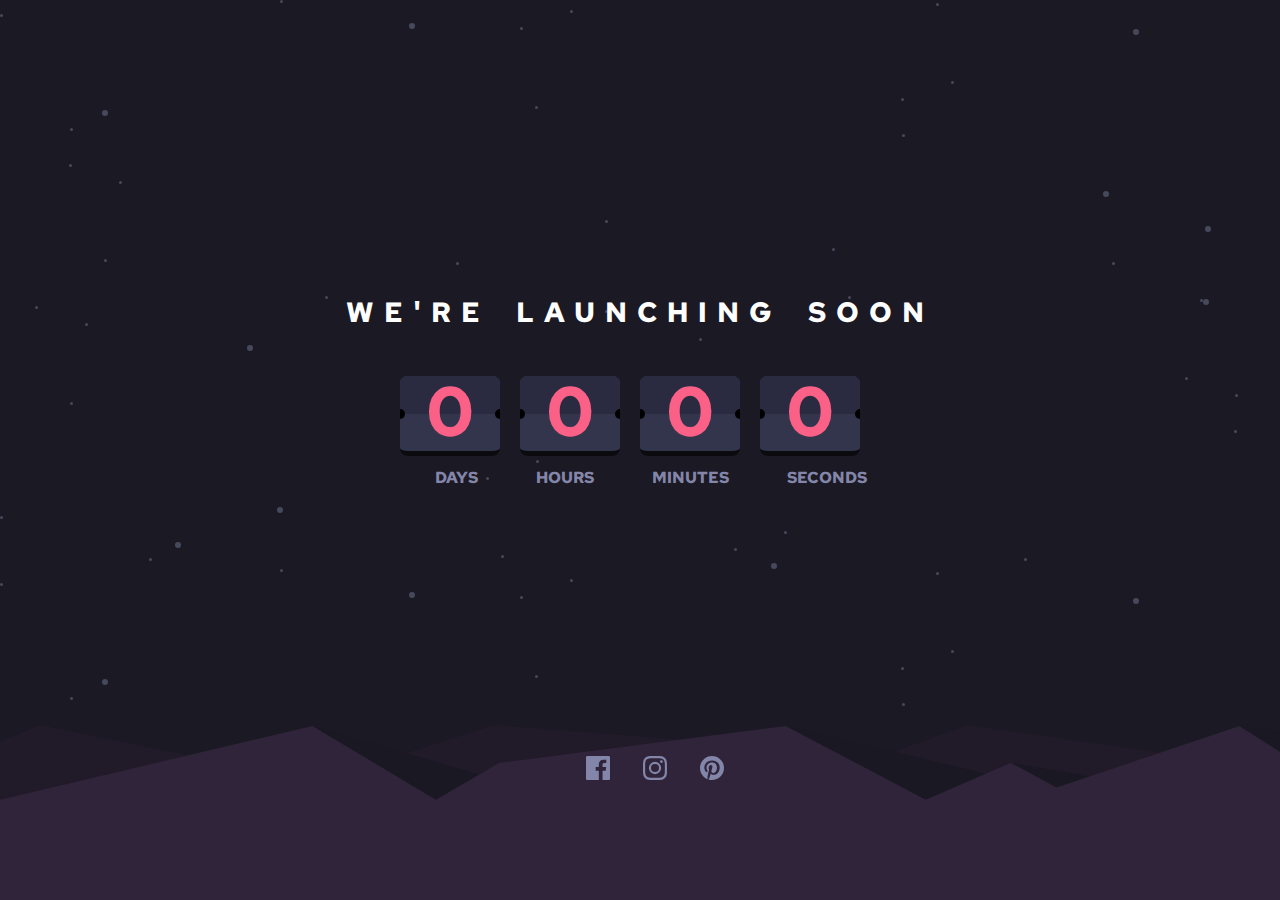
<file: launch-countdown-timer-main/Index.html>
<html lang="en">
<head>
    <meta charset="UTF-8">
    <meta http-equiv="X-UA-Compatible" content="IE=edge">
    <meta name="viewport" content="width=device-width, initial-scale=1.0">
    <title>Document</title>
    <link rel="stylesheet" href="../launch-countdown-timer-main/styles.css">
    <link href='https://fonts.googleapis.com/css?family=Red Hat Text' rel='stylesheet'>
</head>
<body>
   <div class="main">
            <h1>We're launching soon</h1>
            <div class="countdown">
             
                <span class=" days time-element">
                    <span class="top">0</span>
                    <span class="top-back">
                        <span>0</span>
                    </span>
                    <span class="bottom">0</span>
                    <span class="bottom-back">
                        <span>0</span>
                    </span>
                </span>
                <span class=" hours time-element">
                    <span class="top">0</span>
                    <span class="top-back">
                        <span>0</span>
                    </span>
                    <span class="bottom">0</span>
                    <span class="bottom-back">
                        <span>0</span>
                    </span>
                </span>
                <span class=" minutes time-element">
                    <span class="top">0</span>
                    <span class="top-back">
                        <span>0</span>
                    </span>
                    <span class="bottom">0</span>
                    <span class="bottom-back">
                        <span>0</span>
                    </span>
                </span>
                <span class=" seconds time-element">
                    <span class="top">0</span>
                    <span class="top-back">
                        <span>0</span>
                    </span>
                    <span class="bottom">0</span>
                    <span class="bottom-back">
                        <span>0</span>
                    </span>
                    
                </span>
                <div class="time-text">
                    <span class="d"><h4>Days</h4></span>
                    <span  class="h"><h4>Hours</h4></span>
                    <span  class="m"><h4>Minutes</h4></span>
                    <span class="s"><h4>Seconds</h4></span>
                </div>
        </div>
        <div class="footer-icon">
            <span><img src="/launch-countdown-timer-main/images/icon-facebook.svg" alt="" class="facebook"></span>
            <span><img src="/launch-countdown-timer-main/images/icon-instagram.svg" alt="" class="insta"></span>
            <span><img src="/launch-countdown-timer-main/images/icon-pinterest.svg" alt="" class="pininterest"></span>
        </div>
   </div>

    <script src="https://cdnjs.cloudflare.com/ajax/libs/gsap/3.11.4/gsap.min.js"></script>
    <script src="/launch-countdown-timer-main/launch.js"></script>
</body>
</html>
</file>
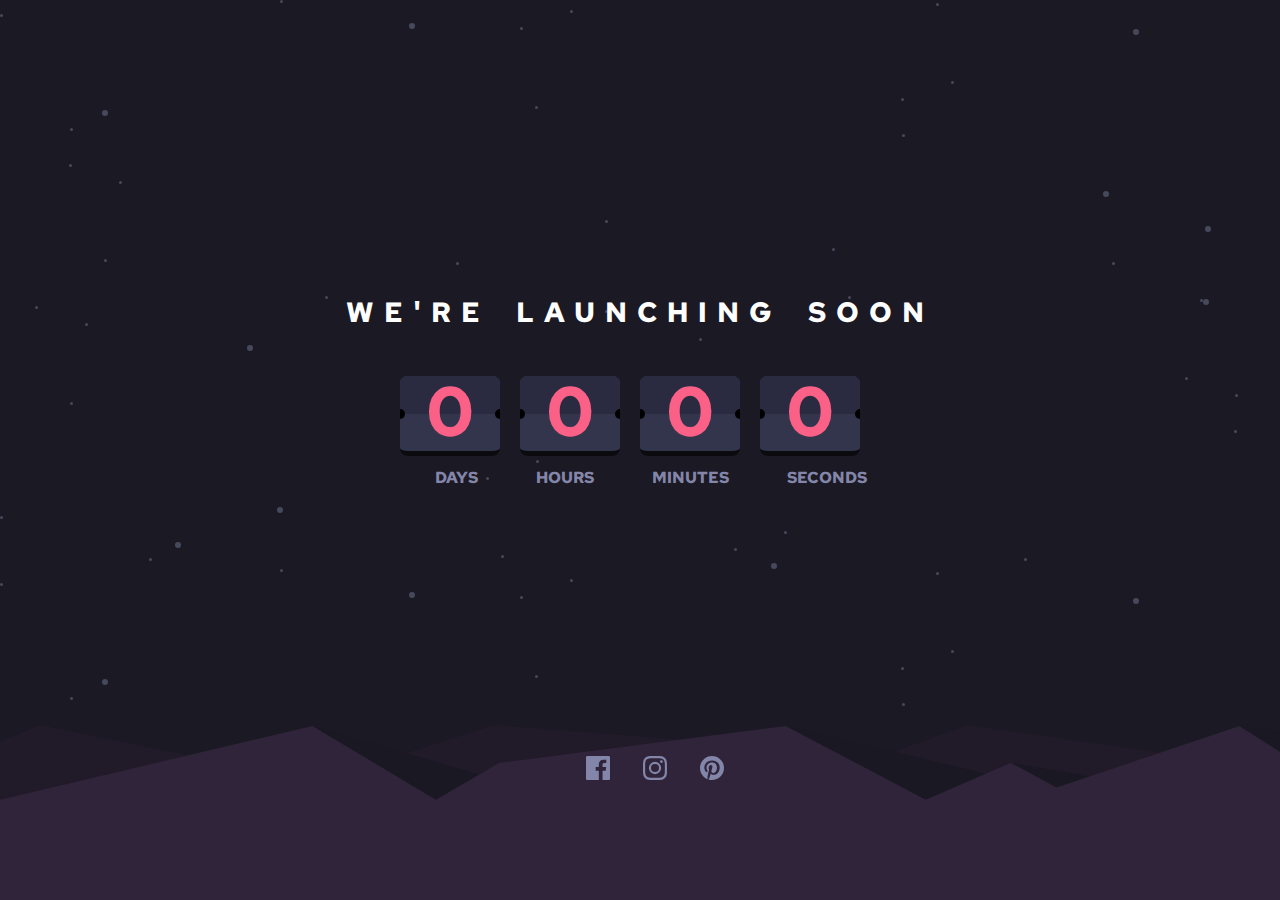
<file: launch-countdown-timer-main/launch.html>
<html lang="en">
<head>
    <meta charset="UTF-8">
    <meta http-equiv="X-UA-Compatible" content="IE=edge">
    <meta name="viewport" content="width=device-width, initial-scale=1.0">
    <title>Document</title>
    <link rel="stylesheet" href="../launch-countdown-timer-main/styles.css">
    <link href='https://fonts.googleapis.com/css?family=Red Hat Text' rel='stylesheet'>
</head>
<body>
   <div class="main">
            <h1>We're launching soon</h1>
            <div class="countdown">
             
                <span class=" days time-element">
                    <span class="top">0</span>
                    <span class="top-back">
                        <span>0</span>
                    </span>
                    <span class="bottom">0</span>
                    <span class="bottom-back">
                        <span>0</span>
                    </span>
                </span>
                <span class=" hours time-element">
                    <span class="top">0</span>
                    <span class="top-back">
                        <span>0</span>
                    </span>
                    <span class="bottom">0</span>
                    <span class="bottom-back">
                        <span>0</span>
                    </span>
                </span>
                <span class=" minutes time-element">
                    <span class="top">0</span>
                    <span class="top-back">
                        <span>0</span>
                    </span>
                    <span class="bottom">0</span>
                    <span class="bottom-back">
                        <span>0</span>
                    </span>
                </span>
                <span class=" seconds time-element">
                    <span class="top">0</span>
                    <span class="top-back">
                        <span>0</span>
                    </span>
                    <span class="bottom">0</span>
                    <span class="bottom-back">
                        <span>0</span>
                    </span>
                    
                </span>
                <div class="time-text">
                    <span class="d"><h4>Days</h4></span>
                    <span  class="h"><h4>Hours</h4></span>
                    <span  class="m"><h4>Minutes</h4></span>
                    <span class="s"><h4>Seconds</h4></span>
                </div>
        </div>
        <div class="footer-icon">
            <span><img src="/launch-countdown-timer-main/images/icon-facebook.svg" alt="" class="facebook"></span>
            <span><img src="/launch-countdown-timer-main/images/icon-instagram.svg" alt="" class="insta"></span>
            <span><img src="/launch-countdown-timer-main/images/icon-pinterest.svg" alt="" class="pininterest"></span>
        </div>
   </div>

    <script src="https://cdnjs.cloudflare.com/ajax/libs/gsap/3.11.4/gsap.min.js"></script>
    <script src="/launch-countdown-timer-main/launch.js"></script>
</body>
</html>
</file>
<file: launch-countdown-timer-main/styles.css>
* {
  box-sizing: border-box;
  padding: 0;
  margin: 0;
}

body {
  font: 700 14px/1 'Red Hat Text', sans-sanserif;
  height: 100vh;
  margin: 0;
  background: url(/launch-countdown-timer-main/images/bg-stars.svg), hsl(249, 18%, 12%);
}


.main{
  height: 100vh;
  background: url(/launch-countdown-timer-main/images/pattern-hills.svg) no-repeat 0 bottom;
  background-size: contain;
  display: flex;
  flex-flow: column nowrap;
  align-items: center;
  justify-content: center;
  padding-top: 20vh;
}

h1 {
  text-align: center;
  color: #fff;
  text-transform: uppercase;
  letter-spacing: 10px;
  word-spacing: 10px;
}

.countdown {
  display: flex;
  flex-flow: row nowrap;
  margin-bottom: 200px;
  padding-top: 50px;
}

.time-element {
  position: relative;
  margin-right: 20px;
  color: #fb6087;
  height: 80px;
  width: 100px;
  background-color: hsl(235, 20%, 25%);
  overflow: hidden;
  text-align: center;
  border-radius: 8px;
  font-size: 5em;
  border-bottom-style: outset;
  border-bottom-color: hwb(251 10% 86% / 0.8);
  border-bottom-width: 5px;
}


.time-element::before,
.time-element::after {
  content: '';
  position: absolute;
  z-index: 6;
  top: calc(50% - 5px);
  background: #000;
  border-radius: 50%;
  width: 10px;
  height: 10px;
}

.time-element::before {
  left: -5px;
}

.time-element::after {
  right: -5px;
}

.time-element > span {
  position: absolute;
  left: 0;
  right: 0;
}

.top {
  z-index: 3;
  background-color: #2a2a41;
  -webkit-transform-origin: 50% 100%;
          transform-origin: 50% 100%;
  -webkit-transform: perspective(200px);
          transform: perspective(200px);
}

.time-element .top::after, .time-element .bottom-back::after {
  content: "";
  position: absolute;
  z-index: -1;
  left: 0;
  bottom: 0;
  width: 100%;
  height: 100%;
  border-bottom: 1px solid 000;
}

.bottom {
  z-index: 1;
}

.bottom::before {
  content: '';
  position: absolute;
  display: block;
  top: 0;
  left: 0;
  width: 100%;
  height: 50%;
  background-color: #33354d;
}

.bottom-back {
  z-index: 2;
  top: 0;
  height: 50%;
  overflow: hidden;
  background-color: #33354d;
}

.bottom-back span {
  position: absolute;
  top: 0;
  left: 0;
  right: 0;
  bottom: 0;
  margin: auto;
}

.top, .top-back {
  height: 50%;
  overflow: hidden;
  -webkit-backface-visibility: hidden;
          backface-visibility: hidden;
}

.top-back {
  z-index: 4;
  bottom: 0;
  -webkit-transform-origin: 50% 0;
          transform-origin: 50% 0;
  background-color: #33354d;
  -webkit-transform: perspective(200px) rotateX(180deg);
          transform: perspective(200px) rotateX(180deg);
}

.top-back span {
  position: absolute;
  top: -100%;
  left: 0;
  right: 0;
  margin: auto;
}


.footer-icon span:hover {
  -webkit-filter: grayscale(100%) brightness(100%) sepia(100%) hue-rotate(-50deg) saturate(600%) contrast(0.8);
          filter: grayscale(100%) brightness(100%) sepia(100%) hue-rotate(-50deg) saturate(600%) contrast(0.8);
}

.time-text{
  color: #8486a9;
  display: flex;
  position: absolute;
  top: 470px;
  margin-left: 35px;
  font-weight: 700;
  font-size: 16px;
  text-transform: uppercase;
}

.time-text span{
  margin-right: 58px;
}


.footer-icon span{
  margin-left: 30px;
  cursor: pointer;
}

.footer-icon{
  margin-top: 100px;
}

@media screen and (min-width:320px) and (max-width:480px) {
  

.main{
  background-size: 1000px;
}


  h1 {
    letter-spacing: 10px;
    word-spacing: 10px;
    font-size: 16px;
  }


  .time-element {
    height: 50px;
    width: 60px;
    font-size: 42px;
  }

  .time-text{
    color: #8486a9;
    display: flex;
    position: absolute;
    top: 310px;
    margin-left: 15px;
    font-weight: 700;
    font-size: 10px;
    text-transform: uppercase;
  }
  
  .time-text span{
    margin-right: 40px;
  }
  
  
  .footer-icon span{
    margin-left: 20px;
    cursor: pointer;
  }

  .footer-icon img{
    width: 20px;
  }
  
  .footer-icon{
    margin-top: 130px;
    margin-right: 30px;
  }
 
  
  }

  @media screen  and (max-width:1022px) and (min-width: 481px){
    .time-text{
      color: #8486a9;
      display: flex;
      position: absolute;
      top: 330px;
      margin-left: 25px;
      font-weight: 700;
      font-size: 16px;
      text-transform: uppercase;
    }
    .footer-icon span{
      margin-left: 20px;
      cursor: pointer;
    }
  
    .footer-icon img{
      width: 20px;
    }
    
    .footer-icon{
      margin-top: 130px;
      margin-right: 30px;
    }
    .main{
      height: 100vh;
      background: url(/launch-countdown-timer-main/images/pattern-hills.svg) no-repeat 0 bottom;
      background-size: contain;
      display: flex;
      flex-flow: column nowrap;
      align-items: center;
      justify-content: center;
      padding-top: 20vh;
    }
  }
</file>
